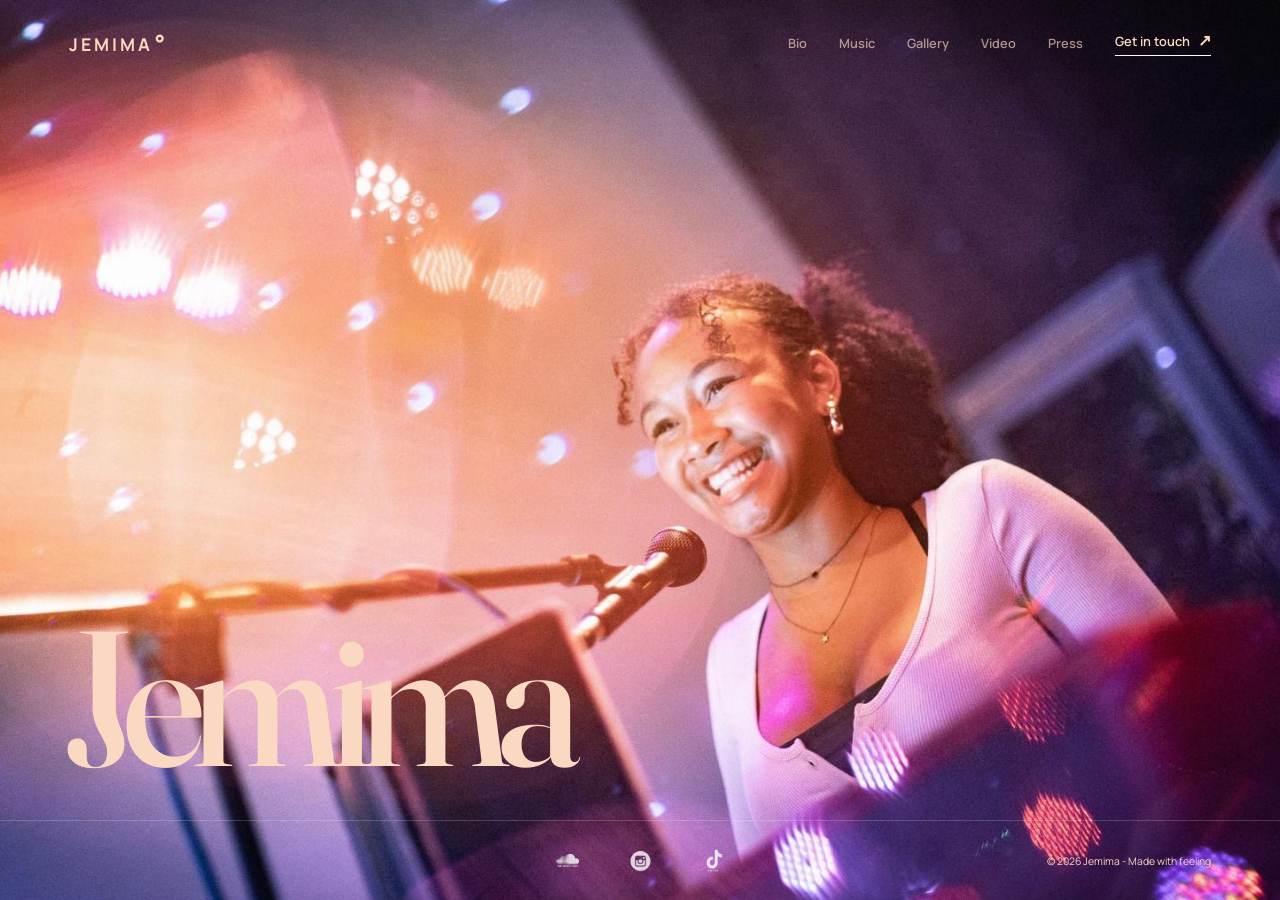
<file: index.html>
<!doctype html>
<html lang="en">
  <head>
    <meta charset="utf-8" />
    <meta name="viewport" content="width=device-width, initial-scale=1" />
    <meta name="description" content="Jemima | Singer and songwriter" />
    <title>Jemima | Singer & Songwriter</title>
    <link rel="preconnect" href="https://fonts.googleapis.com" />
    <link rel="preconnect" href="https://fonts.gstatic.com" crossorigin />
    <link
      href="https://fonts.googleapis.com/css2?family=DM+Mono:wght@400;500&family=Fraunces:opsz,wght@9..144,500;9..144,600&family=Manrope:wght@400;500;600;700&display=swap"
      rel="stylesheet"
    />
    <link rel="stylesheet" href="styles.css" />
  </head>
  <body class="index-page">
    <header class="site-header">
      <a class="wordmark" href="index.html" aria-label="Jemima home"
        >JEMIMA<span>°</span></a
      >
      <button
        class="menu-toggle"
        type="button"
        aria-expanded="false"
        aria-controls="site-nav"
      >
        <span></span><span></span>
        <span class="sr-only">Open menu</span>
      </button>
      <nav class="site-nav" id="site-nav" aria-label="Main navigation">
        <a href="bio.html">Bio</a>
        <a href="music.html">Music</a>
        <a href="gallery.html">Gallery</a>
        <a href="video.html">Video</a>
        <a href="press.html">Press</a>
        <a class="nav-link" href="mailto:jemimamusic10@gmail.com"
          >Get in touch <span>↗</span></a
        >
      </nav>
    </header>

    <main class="index-main">
      <img
        class="index-picture"
        src="Pictures/Start.png"
        alt="Jemima performing on stage"
      />
      <h1 class="index-title">Jemima</h1>
    </main>

    <footer class="site-footer">
      <p>© 2026 Jemima - Made with feeling</p>
      <div class="footer-links">
        <a
          href="https://soundcloud.com/jemima-loosen"
          target="_blank"
          rel="noreferrer"
          aria-label="SoundCloud"
        >
          <img src="Pictures/SoundCloud.png" alt="SoundCloud" />
        </a>
        <a
          href="https://www.instagram.com/jemima.loosen/"
          target="_blank"
          rel="noreferrer"
          aria-label="Instagram"
        >
          <img src="Pictures/Instagramm.png" alt="Instagram" />
        </a>
        <a
          href="https://www.tiktok.com/@jem456.x"
          target="_blank"
          rel="noreferrer"
          aria-label="TikTok"
        >
          <img src="Pictures/TikTok.png" alt="TikTok" />
        </a>
      </div>
    </footer>

    <script src="script.js"></script>
  </body>
</html>
</file>
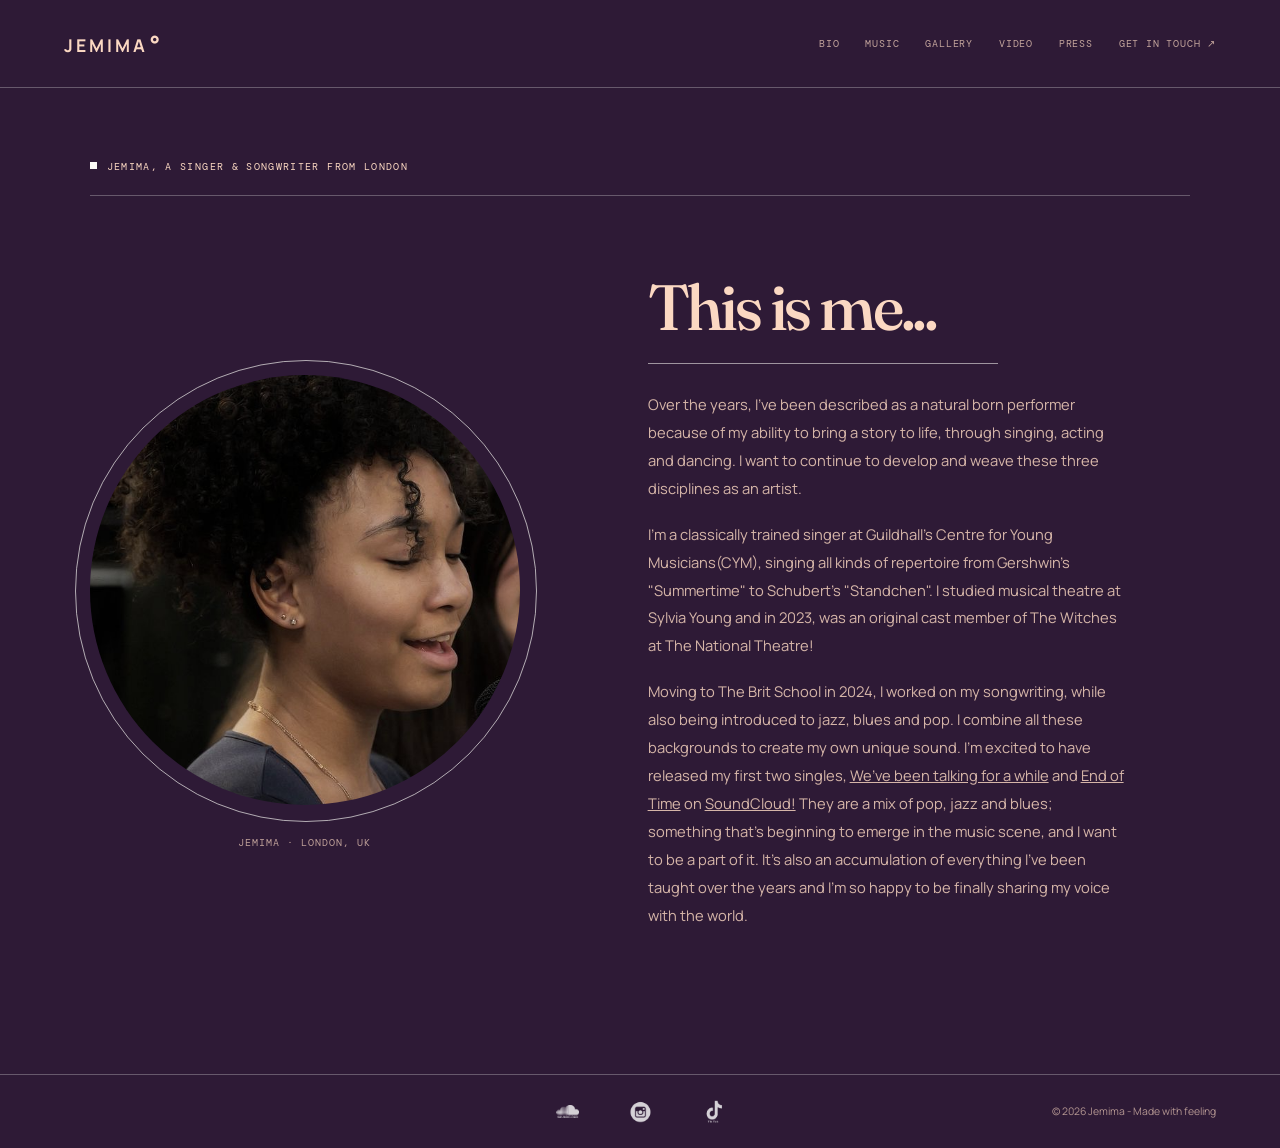
<file: bio.html>
<!doctype html>
<html lang="en">
  <head>
    <meta charset="utf-8" />
    <meta name="viewport" content="width=device-width, initial-scale=1" />
    <title>Bio | Jemima</title>
    <link rel="preconnect" href="https://fonts.googleapis.com" />
    <link rel="preconnect" href="https://fonts.gstatic.com" crossorigin />
    <link
      href="https://fonts.googleapis.com/css2?family=DM+Mono:wght@400;500&family=Fraunces:opsz,wght@9..144,500;9..144,600&family=Manrope:wght@400;500;600;700&display=swap"
      rel="stylesheet"
    />
    <link rel="stylesheet" href="page.css" />
  </head>
  <body class="bio-page">
    <header class="page-header">
      <a class="wordmark" href="index.html">JEMIMA<span>°</span></a>
      <nav class="page-nav" aria-label="Artist pages">
        <a href="bio.html" aria-current="page">Bio</a>
        <a href="music.html">Music</a>
        <a href="gallery.html">Gallery</a>
        <a href="video.html">Video</a>
        <a href="press.html">Press</a>
        <a class="nav-link" href="mailto:jemimamusic10@gmail.com"
          >Get in touch <span>↗</span></a
        >
      </nav>
    </header>

    <main class="bio-main">
      <div class="bio-heading">
        <p class="eyebrow">Jemima, a singer & songwriter from London</p>
      </div>
      <div class="bio-layout">
        <figure class="bio-portrait">
          <div class="bio-image-frame">
            <img src="Pictures/bio2.png?v=1" alt="Jemima" />
          </div>
          <figcaption><br />Jemima · London, UK</figcaption>
        </figure>
        <div class="bio-copy">
          <h2>This is me...</h2>
          <div class="bio-rule"></div>
          <p>
            Over the years, I’ve been described as a natural born performer
            because of my ability to bring a story to life, through singing,
            acting and dancing. I want to continue to develop and weave these
            three disciplines as an artist.
          </p>
          <p>
            I’m a classically trained singer at Guildhall's Centre for Young Musicians(CYM), 
            singing all kinds of repertoire
            from Gershwin’s "Summertime" to Schubert's "Standchen". I studied
            musical theatre at Sylvia Young and in 2023, was an original cast
            member of The Witches at The National Theatre!
          </p>
          <p>
            Moving to The Brit School in 2024, I worked on my songwriting, while
            also being introduced to jazz, blues and pop. I combine all these
            backgrounds to create my own unique sound. I’m excited to have
            released my first two singles, 
            <a href="https://soundcloud.com/jemima-loosen/weve-been-talking-for-a-while" 
            style="text-decoration: underline";
            target= "_blank"
            >We’ve been talking for a while</a>
            and 
            <a href="https://soundcloud.com/jemima-loosen/end-of-time" 
            style="text-decoration: underline";
            target= "_blank"
            >End of Time</a>
              on 
              <a href="https://soundcloud.com/jemima-loosen" 
              style="text-decoration: underline";
              target="_blank"
              >SoundCloud!</a>
              They are a mix of pop, jazz and
            blues; something that’s beginning to emerge in the music scene, and
            I want to be a part of it. It's also an accumulation of everything
            I’ve been taught over the years and I’m so happy to be finally
            sharing my voice with the world.
          </p>
        </div>
      </div>
    </main>
    <footer class="site-footer page-footer">
      <p>© 2026 Jemima - Made with feeling</p>
      <div class="footer-links">
        <a
          href="https://soundcloud.com/jemima-loosen"
          target="_blank"
          rel="noreferrer"
          aria-label="SoundCloud"
        >
          <img src="Pictures/SoundCloud.png" alt="SoundCloud" />
        </a>
        <a
          href="https://www.instagram.com/jemima.loosen/"
          target="_blank"
          rel="noreferrer"
          aria-label="Instagram"
        >
          <img src="Pictures/Instagramm.png" alt="Instagram" />
        </a>
        <a
          href="https://www.tiktok.com/@jem456.x"
          target="_blank"
          rel="noreferrer"
          aria-label="TikTok"
        >
          <img src="Pictures/TikTok.png" alt="TikTok" />
        </a>
      </div>
    </footer>
  </body>
</html>
</file>
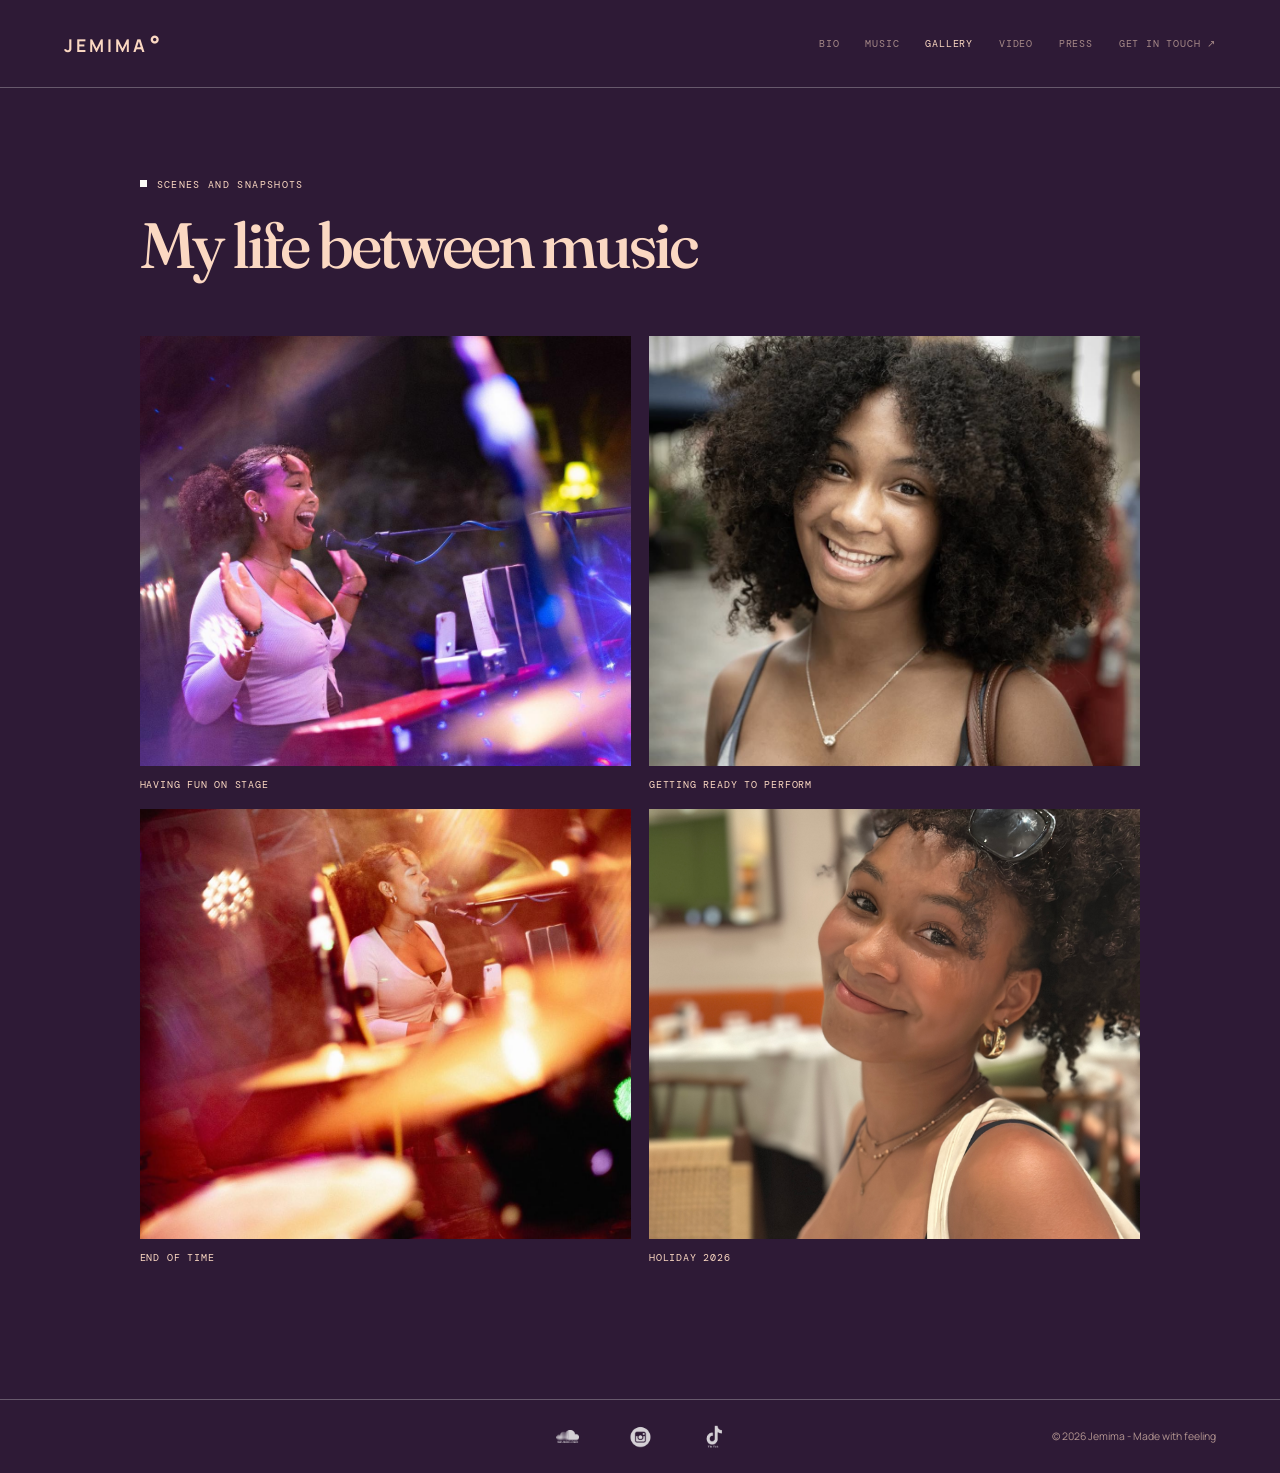
<file: gallery.html>
<!doctype html>
<html lang="en">
  <head>
    <meta charset="utf-8" />
    <meta name="viewport" content="width=device-width, initial-scale=1" />
    <title>Gallery | Jemima</title>
    <link rel="preconnect" href="https://fonts.googleapis.com" />
    <link rel="preconnect" href="https://fonts.gstatic.com" crossorigin />
    <link
      href="https://fonts.googleapis.com/css2?family=DM+Mono:wght@400;500&family=Fraunces:opsz,wght@9..144,500;9..144,600&family=Manrope:wght@400;500;600;700&display=swap"
      rel="stylesheet"
    />
    <link rel="stylesheet" href="page.css" />
  </head>
  <body>
    <header class="page-header">
      <a class="wordmark" href="index.html">JEMIMA<span>°</span></a>
      <nav class="page-nav" aria-label="Artist pages">
        <a href="bio.html">Bio</a>
        <a href="music.html">Music</a>
        <a href="gallery.html" aria-current="page">Gallery</a>
        <a href="video.html">Video</a>
        <a href="press.html">Press</a>
        <a class="nav-link" href="mailto:jemimamusic10@gmail.com"
          >Get in touch <span>↗</span></a
        >
      </nav>
    </header>
    <main class="page-main">
      <p class="eyebrow">Scenes and snapshots</p>
      <h2>My life between <em>music</em></h2>
      <div class="gallery-grid">
        <figure>
          <img src="Pictures/gallery1.png" alt="Gallery image 1" />
          <figcaption>Having fun on stage</figcaption>
        </figure>
        <figure>
          <img src="Pictures/contact.png" alt="Contact image" />
          <figcaption>Getting ready to perform</figcaption>
        </figure>
        <figure>
          <img src="Pictures/gallery2.png" alt="Gallery image 2" />
          <figcaption>End of Time</figcaption>
        </figure>
        <figure>
          <img src="Pictures/IMG_1446.jpg" alt="Jemima photograph" />
          <figcaption>Holiday 2026</figcaption>
        </figure>
      </div>
    </main>
    <footer class="site-footer page-footer">
      <p>© 2026 Jemima - Made with feeling</p>
      <div class="footer-links">
        <a
          href="https://soundcloud.com/jemima-loosen"
          target="_blank"
          rel="noreferrer"
          aria-label="SoundCloud"
        >
          <img src="Pictures/SoundCloud.png" alt="SoundCloud" />
        </a>
        <a
          href="https://www.instagram.com/jemima.loosen/"
          target="_blank"
          rel="noreferrer"
          aria-label="Instagram"
        >
          <img src="Pictures/Instagramm.png" alt="Instagram" />
        </a>
        <a
          href="https://www.tiktok.com/@jem456.x"
          target="_blank"
          rel="noreferrer"
          aria-label="TikTok"
        >
          <img src="Pictures/TikTok.png" alt="TikTok" />
        </a>
      </div>
    </footer>
  </body>
</html>
</file>
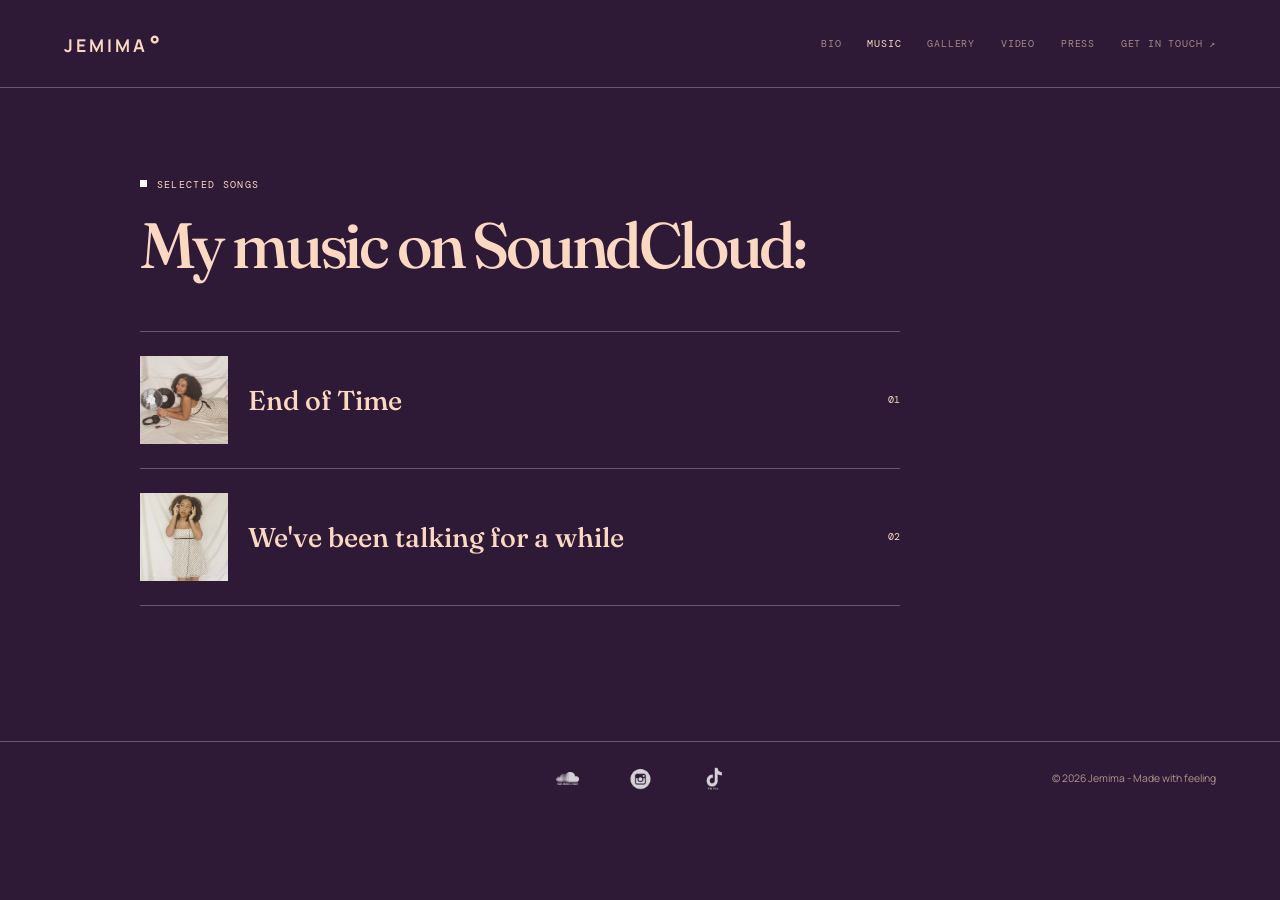
<file: music.html>
<!doctype html>
<html lang="en">
  <head>
    <meta charset="utf-8" />
    <meta name="viewport" content="width=device-width, initial-scale=1" />
    <title>Music | Jemima</title>
    <link rel="preconnect" href="https://fonts.googleapis.com" />
    <link rel="preconnect" href="https://fonts.gstatic.com" crossorigin />
    <link
      href="https://fonts.googleapis.com/css2?family=DM+Mono:wght@400;500&family=Fraunces:opsz,wght@9..144,500;9..144,600&family=Manrope:wght@400;500;600;700&display=swap"
      rel="stylesheet"
    />
    <link rel="stylesheet" href="page.css" />
  </head>

  <body class="music-page">
    <header class="page-header">
      <a class="wordmark" href="index.html">JEMIMA<span>°</span></a>
      <nav class="page-nav" aria-label="Artist pages">
        <a href="bio.html">Bio</a>
        <a href="music.html" aria-current="page">Music</a>
        <a href="gallery.html">Gallery</a>
        <a href="video.html">Video</a>
        <a href="press.html">Press</a>
        <a class="nav-link" href="mailto:jemimamusic10@gmail.com"
          >Get in touch <span>↗</span></a
        >
      </nav>
    </header>

    <main class="page-main">
      <p class="eyebrow">Selected songs</p>
      <h2>
        <a
          href="https://soundcloud.com/jemima-loosen"
          target="_blank"
          rel="noreferrer"
          >My music on SoundCloud</a
        >:
      </h2>
      <div class="track-list">
        <div class="track">
          <div class="track-details">
            <img class="track-image" src="Pictures/Time.jpg" alt="" />
            <strong>
              <a
                href="https://soundcloud.com/jemima-loosen/end-of-time"
                target="_blank"
                rel="noreferrer"
                >End of Time</a
              >
            </strong>
          </div>
          <span>01</span>
        </div>
        <div class="track">
          <div class="track-details">
            <img class="track-image" src="Pictures/Talking.jpg" alt="" />
            <strong>
              <a
                href="https://soundcloud.com/jemima-loosen/weve-been-talking-for-a-while"
                target="_blank"
                rel="noreferrer"
                >We've been talking for a while</a
              >
            </strong>
          </div>
          <span>02</span>
        </div>
      </div>
    </main>

    <footer class="site-footer page-footer">
      <p>© 2026 Jemima - Made with feeling</p>
      <div class="footer-links">
        <a
          href="https://soundcloud.com/jemima-loosen"
          target="_blank"
          rel="noreferrer"
          aria-label="SoundCloud"
        >
          <img src="Pictures/SoundCloud.png" alt="SoundCloud" />
        </a>
        <a
          href="https://www.instagram.com/jemima.loosen/"
          target="_blank"
          rel="noreferrer"
          aria-label="Instagram"
        >
          <img src="Pictures/Instagramm.png" alt="Instagram" />
        </a>
        <a
          href="https://www.tiktok.com/@jem456.x"
          target="_blank"
          rel="noreferrer"
          aria-label="TikTok"
        >
          <img src="Pictures/TikTok.png" alt="TikTok" />
        </a>
      </div>
    </footer>
  </body>
</html>
</file>
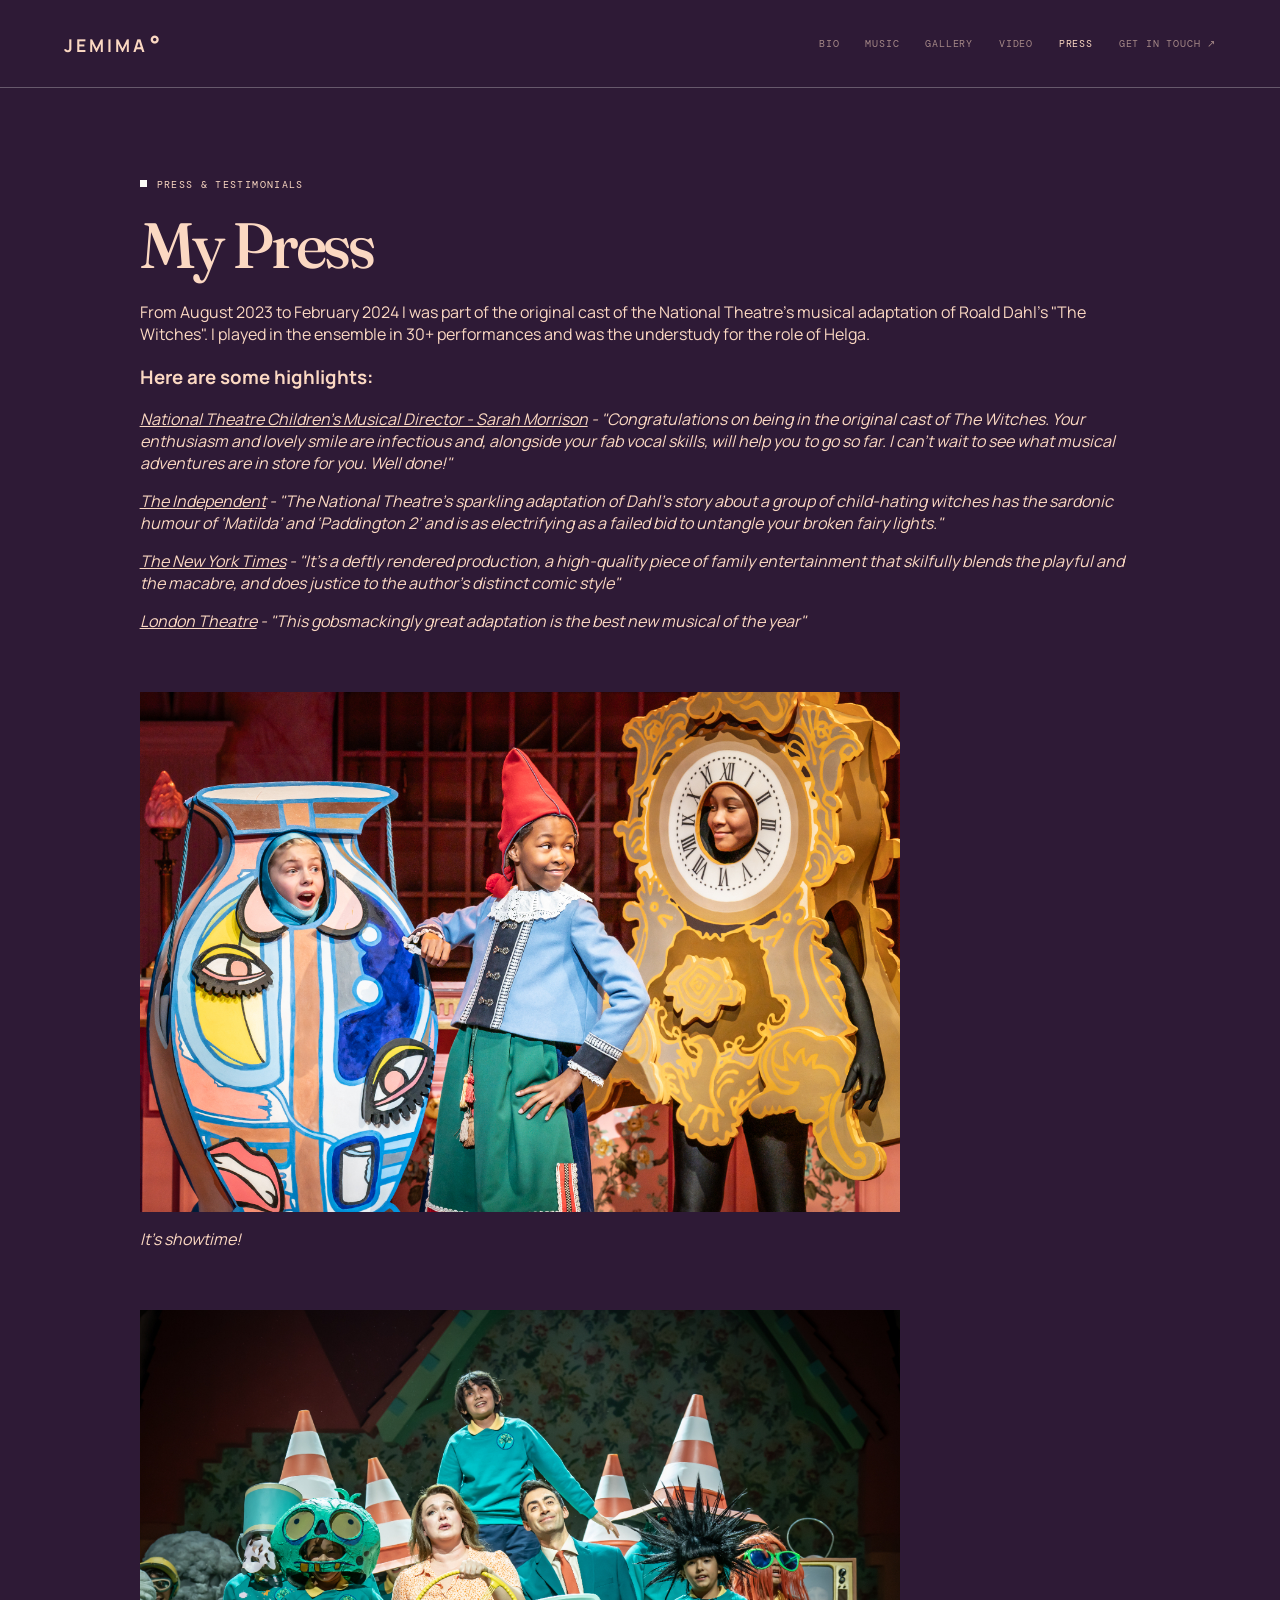
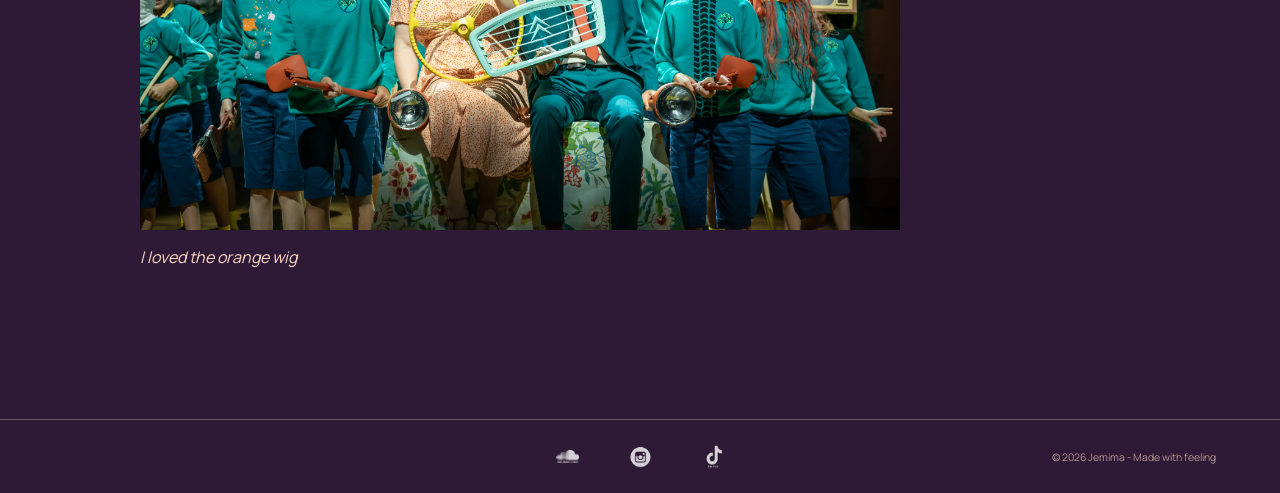
<file: press.html>
<!doctype html>
<html lang="en">
  <head>
    <meta charset="utf-8" />
    <meta name="viewport" content="width=device-width, initial-scale=1" />
    <title>Enter | Jemima</title>
    <link rel="preconnect" href="https://fonts.googleapis.com" />
    <link rel="preconnect" href="https://fonts.gstatic.com" crossorigin />
    <link
      href="https://fonts.googleapis.com/css2?family=DM+Mono:wght@400;500&family=Fraunces:opsz,wght@9..144,500;9..144,600&family=Manrope:wght@400;500;600;700&display=swap"
      rel="stylesheet"
    />
    <link rel="stylesheet" href="page.css" />
  </head>
  <body>
    <header class="page-header">
      <a class="wordmark" href="index.html">JEMIMA<span>°</span></a>
      <nav class="page-nav" aria-label="Artist pages">
        <a href="bio.html">Bio</a>
        <a href="music.html">Music</a>
        <a href="gallery.html">Gallery</a>
        <a href="video.html">Video</a>
        <a href="press.html" aria-current="page">Press</a>
        <a class="nav-link" href="mailto:jemimamusic10@gmail.com"
          >Get in touch <span>↗</span></a
        >
      </nav>
    </header>

    <main class="page-main">
      <p class="eyebrow">Press & Testimonials</p>
      <h2>My <em>Press</em></h2>


      <p>From August 2023 to February 2024 I was part of the original cast of the
      National Theatre's musical adaptation of Roald Dahl's "The Witches". I
      played in the ensemble in 30+ performances and was the understudy for the
      role of Helga. </p>
       
      <p> <h3>Here are some highlights:</h3></p>

      <p>
        <i>
          <a href="https://www.nationaltheatre.org.uk/cast/the-witches"
            style="text-decoration: underline";
            target="_blank"
            >National Theatre Children’s Musical Director - Sarah Morrison</a>
            - "Congratulations on being in the original cast of The Witches. Your
            enthusiasm and lovely smile are infectious and, alongside your fab vocal
            skills, will help you to go so far. I can’t wait to see what musical
            adventures are in store for you. Well done!"</p>
        </i>
    
        <p>
          <i> 
            <a href="https://www.independent.co.uk/arts-entertainment/theatre-dance/reviews/the-witches-musical-review-national-theatre-b2451592.html"
            style="text-decoration: underline";
              target="_blank"
              >The Independent</a>
               - "The National Theatre’s sparkling adaptation of Dahl’s story about a
              group of child-hating witches has the sardonic humour of ‘Matilda’ and
              ‘Paddington 2’ and is as electrifying as a failed bid to untangle your
              broken fairy lights."
          </i>
        </p>      

        <p>
          <i>
          <a
            href="https://www.nytimes.com/2023/11/22/arts/the-witches-musical-london.html"
            style="text-decoration: underline";
            target="_blank"
             >The New York Times</a>          
        - "It’s a deftly rendered production, a high-quality piece of family
        entertainment that skilfully blends the playful and the macabre, and
        does justice to the author’s distinct comic style"
        </i>
        </p>
        
        
       <p>
        <i>
          <a
            href="https://www.londontheatre.co.uk/reviews/the-witches-review-national-theatre"
            style="text-decoration: underline";
            target="_blank"
            
          >London Theatre</a>
          - "This gobsmackingly great adaptation is the best new musical of the year"
      </i>
      </p>

      <img class="press-photo" src="Pictures/IMG_7650.JPG" alt="Jemima" />
      <p><i>It's showtime!</i></p>

      <img class="press-photo" src="Pictures/IMG_7648.JPG" alt="Jemima" />
      <p><i>I loved the orange wig</i></p>
    </main>

    <footer class="site-footer page-footer">
      <p>© 2026 Jemima - Made with feeling</p>
      <div class="footer-links">
        <a
          href="https://soundcloud.com/jemima-loosen"
          target="_blank"
          rel="noreferrer"
          aria-label="SoundCloud"
        >
          <img src="Pictures/SoundCloud.png" alt="SoundCloud" />
        </a>
        <a
          href="https://www.instagram.com/jemima.loosen/"
          target="_blank"
          rel="noreferrer"
          aria-label="Instagram"
        >
          <img src="Pictures/Instagramm.png" alt="Instagram" />
        </a>
        <a
          href="https://www.tiktok.com/@jem456.x"
          target="_blank"
          rel="noreferrer"
          aria-label="TikTok"
        >
          <img src="Pictures/TikTok.png" alt="TikTok" />
        </a>
      </div>
    </footer>
  </body>
</html>
</file>
<file: styles.css>
:root {
  --ink: #1f2420;
  --paper: #2e1a36;
  --warm-white: #fbfaf6;
  --lime: #d7e35e;
  --coral: #ef8975;
  --muted: #737870;
  --line: rgba(31, 36, 32, 0.18);
  --serif: "Fraunces", Georgia, serif;
  --sans: "Manrope", sans-serif;
  --mono: "DM Mono", monospace;
}

* {
  box-sizing: border-box;
}
html {
  scroll-behavior: smooth;
}
body {
  margin: 0;
  color: #fbd8c2;
  background: var(--paper);
  font-family: var(--sans);
}
a {
  color: inherit;
  text-decoration: none;
}

.landing-locked {
  overflow: hidden;
}
.landing-screen {
  background: var(--ink);
  inset: 0;
  position: fixed;
  transition:
    opacity 0.8s ease,
    visibility 0.8s ease;
  z-index: 20;
}
.landing-menu {
  display: flex;
  gap: clamp(14px, 2.4vw, 36px);
  position: absolute;
  right: 5vw;
  top: 5vh;
  z-index: 2;
}
.landing-menu a {
  border-bottom: 1px solid transparent;
  color: #fbd8c2;
  font-family: var(--mono);
  font-size: 0.64rem;
  letter-spacing: 0.1em;
  padding-bottom: 6px;
  text-transform: uppercase;
  transition:
    border-color 0.2s,
    color 0.2s;
}
.landing-menu a:hover,
.landing-menu a:focus-visible {
  border-color: var(--lime);
  color: #fbd8c2;
}
.landing-portrait {
  background: var(--ink);
  border: 0;
  color: #fbd8c2;
  cursor: zoom-in;
  height: 100%;
  inset: 0;
  overflow: hidden;
  padding: 0;
  position: absolute;
  width: 100%;
}
.landing-portrait::after {
  background: linear-gradient(
    180deg,
    rgba(19, 24, 21, 0.2),
    rgba(19, 24, 21, 0.55)
  );
  content: "";
  inset: 0;
  position: absolute;
}
.landing-portrait img {
  height: 100%;
  object-fit: cover;
  object-position: center 30%;
  transform: scale(1.02);
  transition: transform 1.4s cubic-bezier(0.2, 0.7, 0.2, 1);
  width: 100%;
}
.landing-portrait:hover img,
.landing-portrait:focus-visible img {
  transform: scale(1.07);
}
.landing-name {
  bottom: 7vh;
  font-family: var(--serif);
  font-size: clamp(4.5rem, 14vw, 12rem);
  left: 5vw;
  letter-spacing: -0.07em;
  line-height: 0.8;
  position: absolute;
  text-align: left;
  z-index: 1;
}
.landing-screen.is-entered {
  opacity: 0;
  visibility: hidden;
}
.landing-screen.is-entered .landing-portrait img {
  transform: scale(1.22);
}
.landing-locked main,
.landing-locked .site-header,
.landing-locked .site-footer {
  opacity: 0;
}
body:not(.landing-locked) main,
body:not(.landing-locked) .site-header,
body:not(.landing-locked) .site-footer {
  opacity: 1;
  transition: opacity 0.8s ease 0.3s;
}

.site-header {
  align-items: center;
  display: flex;
  justify-content: space-between;
  padding: 27px 5.4vw;
  position: relative;
  z-index: 5;
}
.wordmark {
  font-size: 1.1rem;
  font-weight: 700;
  letter-spacing: 0.17em;
}
.wordmark span {
  color: #fbd8c2;
  font-size: 1.4rem;
  margin-left: 2px;
}
.site-nav {
  align-items: center;
  display: flex;
  gap: 32px;
  font-size: 0.8rem;
  font-weight: 600;
}
.site-nav a:not(.nav-link),
.footer-links a {
  opacity: 0.65;
  transition: opacity 0.2s;
}
.site-nav a:hover,
.footer-links a:hover {
  opacity: 1;
}
.nav-link {
  border-bottom: 1px solid var(--ink);
  padding-bottom: 4px;
}
.nav-link span,
.text-link span {
  color: #fbd8c2;
  font-size: 1rem;
  margin-left: 5px;
}
.menu-toggle {
  display: none;
}

.hero {
  display: grid;
  grid-template-columns: minmax(0, 1fr) minmax(310px, 41.5%);
  min-height: 600px;
  padding: 7vh 5.4vw 10vh;
  position: relative;
}
.hero-copy {
  align-self: center;
  max-width: 650px;
  padding: 2rem 4vw 2rem 6%;
  position: relative;
  z-index: 1;
}
.eyebrow,
.mono-label {
  font-family: var(--mono);
  font-size: 0.65rem;
  letter-spacing: 0.13em;
  margin: 0 0 25px;
  text-transform: uppercase;
}
.eyebrow::before {
  background: var(--coral);
  content: "";
  display: inline-block;
  height: 7px;
  margin: 0 10px 1px 0;
  width: 7px;
}
h1,
h2,
h3,
p {
  margin-top: 0;
}
h1,
h2 {
  font-family: var(--serif);
  font-weight: 500;
  letter-spacing: -0.045em;
  line-height: 0.96;
}
h1 {
  font-size: clamp(4.6rem, 8vw, 8.2rem);
  margin-bottom: 30px;
}
h2 {
  font-size: clamp(3rem, 5.5vw, 6rem);
  margin-bottom: 30px;
}
em {
  color: #fbd8c2;
  font-style: normal;
}
.hero-intro {
  color: #fbd8c2;
  font-size: 0.98rem;
  line-height: 1.8;
  max-width: 360px;
}
.hero-actions,
.listen-row {
  align-items: center;
  display: flex;
  gap: 26px;
  margin-top: 35px;
}
.button {
  align-items: center;
  display: inline-flex;
  font-size: 0.72rem;
  font-weight: 700;
  gap: 25px;
  justify-content: space-between;
  letter-spacing: 0.04em;
  padding: 16px 19px;
  transition:
    transform 0.2s,
    background 0.2s;
}
.button:hover {
  transform: translateY(-3px);
}
.button-dark {
  background: var(--ink);
  color: #fbd8c2;
}
.button-dark:hover {
  background: #394039;
}
.button-light {
  background: var(--lime);
  color: #fbd8c2;
}
.text-link {
  border-bottom: 1px solid var(--ink);
  font-size: 0.75rem;
  font-weight: 700;
  padding-bottom: 5px;
}
.hero-image-wrap {
  min-height: 500px;
  position: relative;
}
.hero-image {
  background:
    linear-gradient(180deg, rgba(36, 30, 35, 0.08), rgba(20, 25, 22, 0.33)),
    url("Pictures/Start.png") center/cover;
  height: 100%;
  min-height: 500px;
}
.sun-mark {
  color: #fbd8c2;
  font-size: 3.5rem;
  left: -29px;
  position: absolute;
  top: -28px;
  transform: rotate(15deg);
  z-index: 1;
}
.image-note {
  background: var(--lime);
  bottom: 0;
  font-family: var(--mono);
  font-size: 0.6rem;
  line-height: 1.5;
  padding: 17px 20px;
  position: absolute;
  right: -20px;
  text-transform: uppercase;
}
.image-note strong {
  font-family: var(--serif);
  font-size: 1.25rem;
  letter-spacing: -0.03em;
  text-transform: none;
}
.hero-stamp {
  border: 1px solid var(--ink);
  border-radius: 50%;
  font-family: var(--serif);
  font-size: 2rem;
  line-height: 0.85;
  padding: 17px 14px;
  position: absolute;
  right: 4%;
  text-align: center;
  top: 13%;
  transform: rotate(11deg);
}
.hero-stamp span {
  color: #fbd8c2;
  font-size: 0.9rem;
}

.section-pad {
  padding: 130px 11%;
}
.music-section {
  background: var(--warm-white);
}
.section-heading {
  margin-bottom: 60px;
}
.release-card {
  align-items: center;
  border-top: 1px solid var(--line);
  display: grid;
  gap: 7%;
  grid-template-columns: 245px 1fr 50px;
  padding-top: 35px;
}
.release-art {
  align-items: center;
  aspect-ratio: 1;
  background: var(--coral);
  display: flex;
  justify-content: center;
  overflow: hidden;
  position: relative;
}
.release-art::before {
  background: var(--lime);
  border-radius: 50%;
  content: "";
  height: 145%;
  position: absolute;
  right: -35%;
  top: -18%;
  width: 110%;
}
.release-circle {
  background: var(--ink);
  border-radius: 50%;
  height: 48%;
  position: absolute;
  right: 18%;
  top: 25%;
  width: 48%;
  z-index: 1;
}
.release-art span {
  bottom: 17px;
  color: #fbd8c2;
  font-family: var(--mono);
  font-size: 0.6rem;
  left: 17px;
  line-height: 1.5;
  position: absolute;
  z-index: 2;
}
.release-info h3 {
  font-family: var(--serif);
  font-size: clamp(2.3rem, 4vw, 4.4rem);
  font-weight: 500;
  letter-spacing: -0.04em;
  margin-bottom: 15px;
}
.release-info > p:not(.mono-label) {
  color: #fbd8c2;
  font-size: 0.9rem;
  line-height: 1.7;
  max-width: 380px;
}
.icon-link {
  font-size: 0.75rem;
  font-weight: 700;
}
.icon-link span {
  margin-left: 7px;
  opacity: 0.65;
}
.track-number {
  align-self: start;
  color: #fbd8c2;
  font-family: var(--mono);
  font-size: 0.8rem;
}

.story-section {
  align-items: center;
  display: grid;
  gap: 10%;
  grid-template-columns: 43% 1fr;
}
.story-image {
  background:
    linear-gradient(180deg, rgba(70, 70, 60, 0.05), rgba(31, 36, 32, 0.37)),
    url("https://images.unsplash.com/photo-1519501025264-65ba15a82390?auto=format&fit=crop&w=900&q=85")
      center/cover;
  min-height: 570px;
}
.story-copy {
  max-width: 470px;
}
.story-copy > p:not(.eyebrow) {
  color: #fbd8c2;
  font-size: 0.9rem;
  line-height: 1.9;
  margin-bottom: 18px;
}
.story-copy .text-link {
  display: inline-block;
  margin-top: 22px;
}

.live-section {
  background: var(--ink);
  color: #fbd8c2;
}
.live-topline {
  align-items: center;
  border-bottom: 1px solid rgba(251, 250, 246, 0.25);
  display: flex;
  justify-content: space-between;
  padding-bottom: 25px;
}
.live-topline .eyebrow {
  margin: 0;
}
.live-dot {
  color: #fbd8c2;
  font-family: var(--mono);
  font-size: 0.65rem;
  letter-spacing: 0.1em;
  text-transform: uppercase;
}
.live-content {
  align-items: end;
  display: flex;
  justify-content: space-between;
  padding-top: 75px;
}
.live-content h2 {
  margin: 0;
}
.live-details {
  max-width: 290px;
}
.live-details p {
  color: #fbd8c2;
  font-size: 0.9rem;
  line-height: 1.8;
}
.site-footer {
  align-items: center;
  background: var(--ink);
  border-top: 1px solid rgba(251, 250, 246, 0.18);
  color: #fbd8c2;
  display: grid;
  font-size: 0.65rem;
  grid-template-columns: 1fr auto 1fr;
  padding: 28px 5.4vw;
}
.site-footer > .wordmark {
  grid-column: 1;
}
.site-footer p {
  color: #fbd8c2;
  margin: 0;
}
.site-footer > p {
  grid-column: 3;
  justify-self: end;
}
.footer-links {
  align-items: center;
  display: flex;
  gap: 50px;
  grid-column: 2;
  grid-row: 1;
}
.footer-links a {
  display: block;
  opacity: 0.8;
  transition:
    opacity 0.2s,
    transform 0.2s;
}
.footer-links a:hover {
  opacity: 1;
  transform: translateY(-2px);
}
.footer-links img {
  display: block;
  height: 23px;
  object-fit: contain;
  width: 23px;
}

@media (max-width: 720px) {
  .landing-menu {
    gap: 12px;
    left: 7vw;
    right: 7vw;
    top: 3vh;
  }
  .landing-menu a {
    font-size: 0.54rem;
  }
  .landing-name {
    bottom: 11vh;
    left: 7vw;
  }
  .site-header {
    padding: 21px 6vw;
  }
  .menu-toggle {
    background: none;
    border: 0;
    display: flex;
    flex-direction: column;
    gap: 5px;
    padding: 8px 0 8px 8px;
  }
  .menu-toggle span:not(.sr-only) {
    background: var(--ink);
    display: block;
    height: 1px;
    width: 23px;
  }
  .site-nav {
    background: var(--paper);
    border-bottom: 1px solid var(--line);
    display: none;
    flex-direction: column;
    gap: 24px;
    left: 0;
    padding: 28px 6vw;
    position: absolute;
    right: 0;
    top: 72px;
  }
  .site-nav.is-open {
    display: flex;
  }
  .hero {
    display: flex;
    flex-direction: column;
    min-height: auto;
    padding: 5vh 6vw 11vh;
  }
  .hero-copy {
    padding: 0 0 58px;
  }
  h1 {
    font-size: clamp(4rem, 18vw, 6rem);
  }
  .hero-image-wrap,
  .hero-image {
    min-height: 380px;
  }
  .hero-stamp {
    font-size: 1.3rem;
    padding: 13px 10px;
    right: 1%;
    top: 49%;
  }
  .sun-mark {
    font-size: 2.7rem;
    left: -12px;
  }
  .image-note {
    right: -8px;
  }
  .section-pad {
    padding: 80px 7vw;
  }
  .release-card {
    align-items: start;
    display: flex;
    flex-direction: column;
    gap: 30px;
  }
  .release-art {
    max-width: 245px;
    width: 62vw;
  }
  .track-number {
    display: none;
  }
  .story-section {
    display: flex;
    flex-direction: column;
    gap: 50px;
  }
  .story-image {
    min-height: 380px;
    width: 100%;
  }
  .live-topline {
    align-items: start;
    flex-direction: column;
    gap: 15px;
  }
  .live-content {
    align-items: start;
    flex-direction: column;
    gap: 44px;
    padding-top: 55px;
  }
  .site-footer {
    align-items: start;
    display: flex;
    flex-direction: column;
    gap: 20px;
  }
  .site-footer p {
    order: 3;
  }
}

.sr-only {
  height: 1px;
  margin: -1px;
  overflow: hidden;
  position: absolute;
  width: 1px;
  clip: rect(0, 0, 0, 0);
}

.index-page {
  background: #2e1a36;
  display: flex;
  flex-direction: column;
  min-height: 100vh;
  position: relative;
}
.index-page .site-header {
  color: #fbd8c2;
  left: 0;
  position: absolute;
  right: 0;
  top: 0;
}
.index-page .site-header .wordmark span {
  color: #fbd8c2;
}
.index-page .site-nav a:not(.nav-link) {
  color: #fbd8c2;
}
.index-page .nav-link {
  border-color: var(--warm-white);
}
.index-page .menu-toggle span:not(.sr-only) {
  background: var(--warm-white);
}
.index-main {
  display: flex;
  flex: 1 1 auto;
  min-height: 100vh;
  overflow: hidden;
  position: relative;
}
.index-title {
  bottom: 14vh;
  color: #fbd8c2;
  font-family: var(--serif);
  font-size: clamp(5rem, 15vw, 13rem);
  font-weight: 500;
  left: 5vw;
  letter-spacing: -0.07em;
  line-height: 0.8;
  margin: 0;
  position: absolute;
  z-index: 1;
}
.index-picture {
  animation: index-picture-zoom 1.4s cubic-bezier(0.2, 0.7, 0.2, 1) both;
  display: block;
  height: 100%;
  min-height: 100vh;
  object-fit: cover;
  object-position: center;
  width: 100%;
}
.index-page .site-footer {
  background: transparent;
  bottom: 0;
  left: 0;
  position: absolute;
  right: 0;
  z-index: 5;
}

@keyframes index-picture-zoom {
  from {
    transform: scale(1.08);
  }
  to {
    transform: scale(1);
  }
}

@media (max-width: 720px) {
  .index-title {
    bottom: 17vh;
    font-size: clamp(4.5rem, 20vw, 7rem);
    left: 7vw;
  }
  .index-page .site-nav {
    background: #2e1a36;
    color: #fbd8c2;
  }
}
</file>
<file: page.css>
:root {
  --ink: #fbd8c2;
  --paper: #2e1a36;
  --warm-white: #fbfaf6;
  --lime: #fbfaf6;
  --coral: #fbfaf6;
  --muted: rgba(251, 250, 246, 0.72);
  --serif: "Fraunces", Georgia, serif;
  --sans: "Manrope", sans-serif;
  --mono: "DM Mono", monospace;
}
* {
  box-sizing: border-box;
}
html {
  scroll-behavior: smooth;
}
body {
  background: #2e1a36;
  color: #fbd8c2;
  font-family: var(--sans);
  margin: 0;
}
a {
  color: inherit;
  text-decoration: none;
}
.page-header {
  align-items: center;
  border-bottom: 1px solid rgba(251, 250, 246, 0.28);
  display: flex;
  justify-content: space-between;
  padding: 28px 5vw;
}
.wordmark {
  font-size: 1.1rem;
  font-weight: 700;
  letter-spacing: 0.17em;
}
.wordmark span {
  color: #fbd8c2;
  font-size: 1.4rem;
  margin-left: 2px;
}
.page-nav {
  display: flex;
  gap: 26px;
}
.page-nav a {
  font-family: var(--mono);
  font-size: 0.62rem;
  letter-spacing: 0.08em;
  opacity: 0.58;
  text-transform: uppercase;
}
.page-nav a:hover,
.page-nav a[aria-current="page"] {
  color: #fbd8c2;
  opacity: 1;
}
.page-main {
  margin: 0 auto;
  max-width: 1180px;
  padding: 10vh 7vw 15vh;
}
.eyebrow {
  font-family: var(--mono);
  font-size: 0.65rem;
  letter-spacing: 0.13em;
  margin: 0 0 24px;
  text-transform: uppercase;
}
.eyebrow::before {
  background: var(--coral);
  content: "";
  display: inline-block;
  height: 7px;
  margin: 0 10px 1px 0;
  width: 7px;
}
h1,
h2 {
  font-family: var(--serif);
  font-weight: 500;
  letter-spacing: -0.05em;
  line-height: 0.95;
}
h1 {
  font-size: clamp(4rem, 10vw, 9rem);
  margin: 0 0 35px;
  max-width: 850px;
}
h2 {
  font-size: clamp(2.6rem, 5vw, 5rem);
  margin: 0 0 25px;
}
em {
  color: #fbd8c2;
  font-style: normal;
}
.page-intro {
  color: #fbd8c2;
  font-size: 1rem;
  line-height: 1.9;
  max-width: 490px;
}
.press-photo {
  display: block;
  height: 520px;
  margin-top: 60px;
  max-width: 760px;
  object-fit: cover;
  width: 100%;
}
.page-button {
  background: #fbfaf6;
  color: #fbd8c2;
  display: inline-flex;
  font-size: 0.72rem;
  font-weight: 700;
  gap: 28px;
  margin-top: 25px;
  padding: 16px 20px;
}
.page-grid {
  align-items: start;
  display: grid;
  gap: 8vw;
  grid-template-columns: 1fr 1fr;
  margin-top: 70px;
}
.page-photo {
  background: url("Pictures/Start.png") center/cover;
  min-height: 520px;
}
.page-copy p {
  color: #fbd8c2;
  font-size: 0.92rem;
  line-height: 1.9;
  max-width: 470px;
}
.track-list {
  border-top: 1px solid rgba(251, 250, 246, 0.28);
  margin-top: 55px;
  max-width: 760px;
}
.track {
  align-items: center;
  border-bottom: 1px solid rgba(251, 250, 246, 0.28);
  display: flex;
  justify-content: space-between;
  padding: 24px 0;
}
.track-details {
  align-items: center;
  display: flex;
  gap: 20px;
  min-width: 0;
}
.track-image {
  aspect-ratio: 1;
  display: block;
  flex: none;
  height: 88px;
  object-fit: cover;
  width: 88px;
}
.track strong {
  font-family: var(--serif);
  font-size: 1.7rem;
  font-weight: 500;
}
.track span {
  color: #fbd8c2;
  font-family: var(--mono);
  font-size: 0.62rem;
}
.gallery-grid {
  display: grid;
  gap: 18px;
  grid-template-columns: repeat(2, 1fr);
  margin-top: 60px;
}
.gallery-grid figure {
  margin: 0;
}
.gallery-grid img {
  display: block;
  height: 430px;
  object-fit: cover;
  width: 100%;
}
.gallery-grid figure:nth-child(2) img {
  filter: saturate(0.7);
}
.gallery-grid figcaption {
  color: #fbd8c2;
  font-family: var(--mono);
  font-size: 0.62rem;
  letter-spacing: 0.08em;
  margin-top: 12px;
  text-transform: uppercase;
}
.video-grid {
  display: grid;
  gap: 18px;
  grid-template-columns: repeat(3, 1fr);
  margin-top: 60px;
}
.video-grid figure {
  margin: 0;
}
.video-grid video {
  aspect-ratio: 16 / 9;
  background: #0c0910;
  display: block;
  object-fit: cover;
  width: 100%;
}
.video-grid figcaption {
  color: #fbd8c2;
  font-family: var(--mono);
  font-size: 0.62rem;
  letter-spacing: 0.08em;
  margin-top: 12px;
  text-transform: uppercase;
}
.contact-box {
  background: #fbfaf6;
  margin-top: 60px;
  max-width: 760px;
  padding: 50px;
}
.contact-box a {
  border-bottom: 1px solid #803971;
  color: #fbd8c2;
  font-family: var(--serif);
  font-size: clamp(2rem, 4vw, 4rem);
}
.page-footer {
  align-items: center;
  border-top: 1px solid rgba(251, 250, 246, 0.28);
  display: grid;
  grid-template-columns: 1fr auto 1fr;
  padding: 25px 5vw;
}
.page-footer > .wordmark {
  grid-column: 1;
}
.page-footer p {
  color: #fbd8c2;
  font-size: 0.65rem;
  grid-column: 3;
  justify-self: end;
  margin: 0;
  opacity: 0.65;
}
.page-footer .footer-links {
  align-items: center;
  display: flex;
  gap: 50px;
  grid-column: 2;
  grid-row: 1;
}
.page-footer .footer-links a {
  display: block;
  opacity: 0.8;
  transition:
    opacity 0.2s,
    transform 0.2s;
}
.page-footer .footer-links a:hover {
  opacity: 1;
  transform: translateY(-2px);
}
.page-footer .footer-links img {
  display: block;
  height: 23px;
  object-fit: contain;
  width: 23px;
}
@media (max-width: 720px) {
  .page-header {
    align-items: start;
    flex-direction: column;
    gap: 22px;
    padding: 22px 7vw;
  }
  .page-nav {
    flex-wrap: wrap;
    gap: 14px 18px;
  }
  .page-main {
    padding: 8vh 7vw 13vh;
  }
  .page-grid,
  .gallery-grid,
  .video-grid {
    display: flex;
    flex-direction: column;
  }
  .page-photo {
    min-height: 420px;
    width: 100%;
  }
  .press-photo {
    height: 420px;
  }
  .gallery-grid img {
    height: 360px;
  }
  .contact-box {
    padding: 35px 25px;
  }
  .track-details {
    gap: 14px;
  }
  .track-image {
    height: 64px;
    width: 64px;
  }
  .page-footer {
    align-items: start;
    flex-direction: column;
    gap: 14px;
  }
}

.bio-page {
  background: #2e1a36;
  color: #fbd8c2;
  min-height: 100vh;
}
.bio-page .page-header {
  border-bottom: 1px solid rgba(251, 250, 246, 0.28);
}
.bio-page .wordmark span,
.bio-page .page-nav a:hover,
.bio-page .page-nav a[aria-current="page"] {
  color: #fbd8c2;
}
.bio-page .page-nav a {
  color: #fbd8c2;
  opacity: 0.72;
}
.bio-main {
  margin: 0 auto;
  max-width: 1320px;
  padding: 8vh 7vw 14vh;
}
.bio-heading {
  align-items: center;
  border-bottom: 1px solid rgba(251, 250, 246, 0.28);
  display: flex;
  justify-content: space-between;
  padding-bottom: 22px;
}
.bio-page .eyebrow {
  margin: 0;
}
.bio-page .eyebrow::before {
  background: #fbfaf6;
}
.bio-number {
  font-family: var(--mono);
  font-size: 0.62rem;
  letter-spacing: 0.1em;
  margin: 0;
  opacity: 0.68;
}
.bio-layout {
  align-items: center;
  display: grid;
  gap: 10vw;
  grid-template-columns: minmax(280px, 430px) minmax(0, 1fr);
  padding-top: 9vh;
}
.bio-copy h1 {
  color: #fbd8c2;
  font-size: clamp(3.8rem, 7.5vw, 8.5rem);
  margin-bottom: 38px;
  max-width: 780px;
}
.bio-copy em {
  color: #fbd8c2;
  font-style: italic;
}
.bio-rule {
  background: rgba(251, 250, 246, 0.55);
  height: 1px;
  margin-bottom: 27px;
  max-width: 350px;
}
.bio-copy p {
  color: #fbd8c2;
  font-size: 0.92rem;
  line-height: 1.9;
  margin-bottom: 18px;
  max-width: 480px;
  opacity: 0.82;
}
.bio-portrait {
  margin: 0;
}
.bio-image-frame {
  position: relative;
}
.bio-image-frame::before {
  border: 1px solid rgba(251, 250, 246, 0.65);
  border-radius: 50%;
  content: "";
  height: calc(100% + 30px);
  left: -15px;
  position: absolute;
  top: -15px;
  width: calc(100% + 30px);
}
.bio-image-frame img {
  aspect-ratio: 1;
  border-radius: 50%;
  display: block;
  filter: saturate(0.75);
  height: auto;
  object-fit: cover;
  position: relative;
  width: 100%;
}
.bio-portrait figcaption {
  font-family: var(--mono);
  font-size: 0.6rem;
  letter-spacing: 0.1em;
  margin-top: 18px;
  opacity: 0.7;
  text-align: center;
  text-transform: uppercase;
}
.bio-page .page-footer {
  border-color: rgba(251, 250, 246, 0.28);
}
.bio-page .page-footer p {
  color: #fbd8c2;
  opacity: 0.65;
}

@media (max-width: 720px) {
  .bio-main {
    padding-top: 6vh;
  }
  .bio-layout {
    display: flex;
    flex-direction: column;
    gap: 60px;
    padding-top: 7vh;
  }
  .bio-copy h1 {
    font-size: clamp(3.6rem, 16vw, 6rem);
  }
  .bio-portrait {
    align-self: end;
    max-width: 86%;
  }
  .bio-portrait img {
    height: auto;
  }
}
</file>
